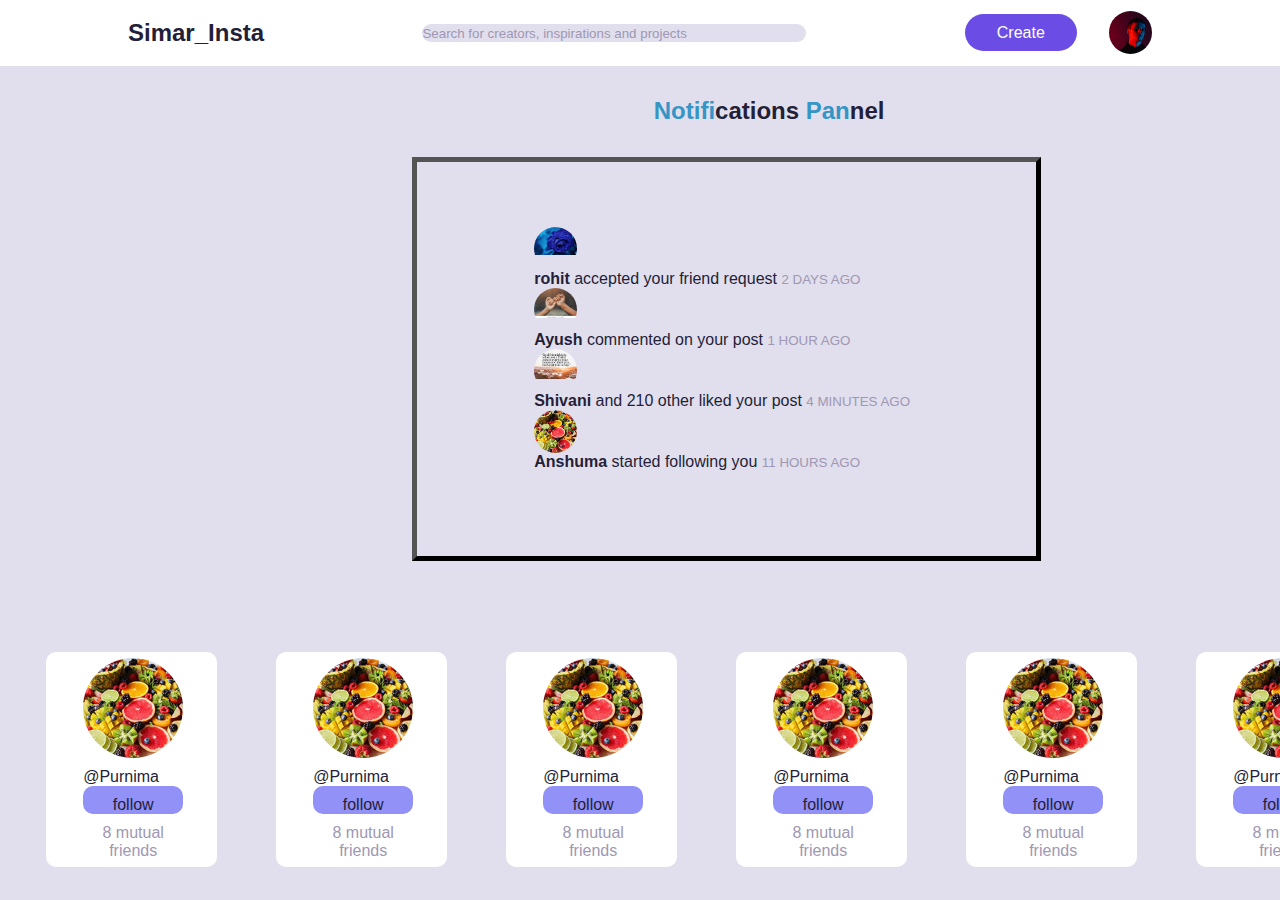
<file: Social-media-website-master/html/notification.html>
<!DOCTYPE html>
<html lang="en">
<head>
    <meta charset="UTF-8">
    <meta http-equiv="X-UA-Compatible" content="IE=edge">
    <meta name="viewport" content="width=device-width, initial-scale=1.0">
    <title>Document</title>
    <link rel="stylesheet" href="../css/styles.css">
    <link rel="stylesheet" href="../css/user.css">

</head>
<body>
    
    <nav>
      <div class="new">
        <div class="container">
            <h2 class="logo">Simar_Insta</h2>
            <div class="search-bar">
                <i class="uil uil-search"></i>
                <input style="border-radius: 50px;"
                type="search"
                placeholder="Search for creators, inspirations and projects"
                />
            </div>
            <div class="create">
                <label class="btn btn-primary" for="create-post">Create</label>
                <div class="profile-pic">
                    <img src="../images/profile-8.jpg" alt="pic 1" />
                </div>
            </div>
        </div>
    </nav>

    
    
   <div class="neww" style="border: 5px solid black;">
    
    <div class="noti-popup " style="
        padding: 3px 172px 93px 254px;
        top: 45%;
        left: 19%;
        display: block;
        position: absolute;
        height: 489px;
        align-items: center;
       
        margin-top: 89px; "><h2 style="justify-content: center;text-align: center;"><span style="color:rgb(53, 149, 197);">Notifi</span>cations <span style="color:rgb(53, 149, 197);">Pan</span>nel</h2>
      <div class="notifications-popup"  style="      padding: 65px 126px 85px 117px;
      margin-left: -85px;
      margin-top: 32px;
      justify-content: left;
      border: 5px solid black;
      background-color: var(hsl(252, 15%, 65%)); border-style: outset; ">
      
          <div>
              <div class="profile-pic" style="text-align: center;">
                  <img src="../images/pic3.jpg" >
              </div>
              <div class="notification-body">
                  <b>rohit</b> accepted your friend request
                  <small class="text-muted">2 DAYS AGO</small>
              </div>
          </div>
          <div>
              <div class="profile-pic">
                  <img src="../images/pic4.jpeg" >
              </div>
              <div class="notification-body">
                  <b>Ayush</b> commented on your post
                  <small class="text-muted">1 HOUR AGO</small>
              </div>
          </div>
          <div>
              <div class="profile-pic">
                  <img src="../images/pic5.jpeg" >
              </div>
              <div class="notification-body">
                  <b>Shivani</b> and 210 other liked your post
                  <small class="text-muted">4 MINUTES AGO</small>
              </div>
          </div>
          <div>
              <div class="profile-pic">
                  <img src="../images/profile-13.jpg" >
              </div>
              <div class="notification-body">
                  <b>Anshuma</b> started following you
                  <small class="text-muted"> 11 HOURS AGO</small>
              </div>
          </div>

          
        </div>
        <div class="suggestion-slider"  style="display: flex; height: 30px; width: 40px; ">
        
      
            <div class="suggestions" style="display: flex;    margin: 65px 40px 18px -477px;">
                <div class="user-card" >
                    <img src="../images/profile-13.jpg" class="user-dp">
                    <p class="username">@Purnima</p>
                    <p class="follow-btn">follow</p>
                    <p class="text-muted">8 mutual friends</p>
                </div>
    
                <div class="user-card" >
                    <img src="../images/profile-13.jpg" class="user-dp">
                    <p class="username">@Purnima</p>
                    <p class="follow-btn">follow</p>
                    <p class="text-muted">8 mutual friends</p>
                </div>
    
                <div class="user-card" >
                    <img src="../images/profile-13.jpg" class="user-dp">
                    <p class="username">@Purnima</p>
                    <p class="follow-btn">follow</p>
                    <p class="text-muted">8 mutual friends</p>
                </div>
    
                
            
                <div class="user-card" >
                    <img src="../images/profile-13.jpg" class="user-dp">
                    <p class="username">@Purnima</p>
                    <p class="follow-btn">follow</p>
                    <p class="text-muted">8 mutual friends</p>
                </div>
            
                <div class="user-card" >
                    <img src="../images/profile-13.jpg" class="user-dp">
                    <p class="username">@Purnima</p>
                    <p class="follow-btn">follow</p>
                    <p class="text-muted">8 mutual friends</p>
                </div>
            
                <div class="user-card" >
                    <img src="../images/profile-13.jpg" class="user-dp">
                    <p class="username">@Purnima</p>
                    <p class="follow-btn">follow</p>
                    <p class="text-muted" >8 mutual friends</p>
                </div>
                    </div>
                
            
                    
            </div>   
       
    
                    
            </div>  
            
            
                

      </div>

   </div></
  
</body>
</html>
</file>
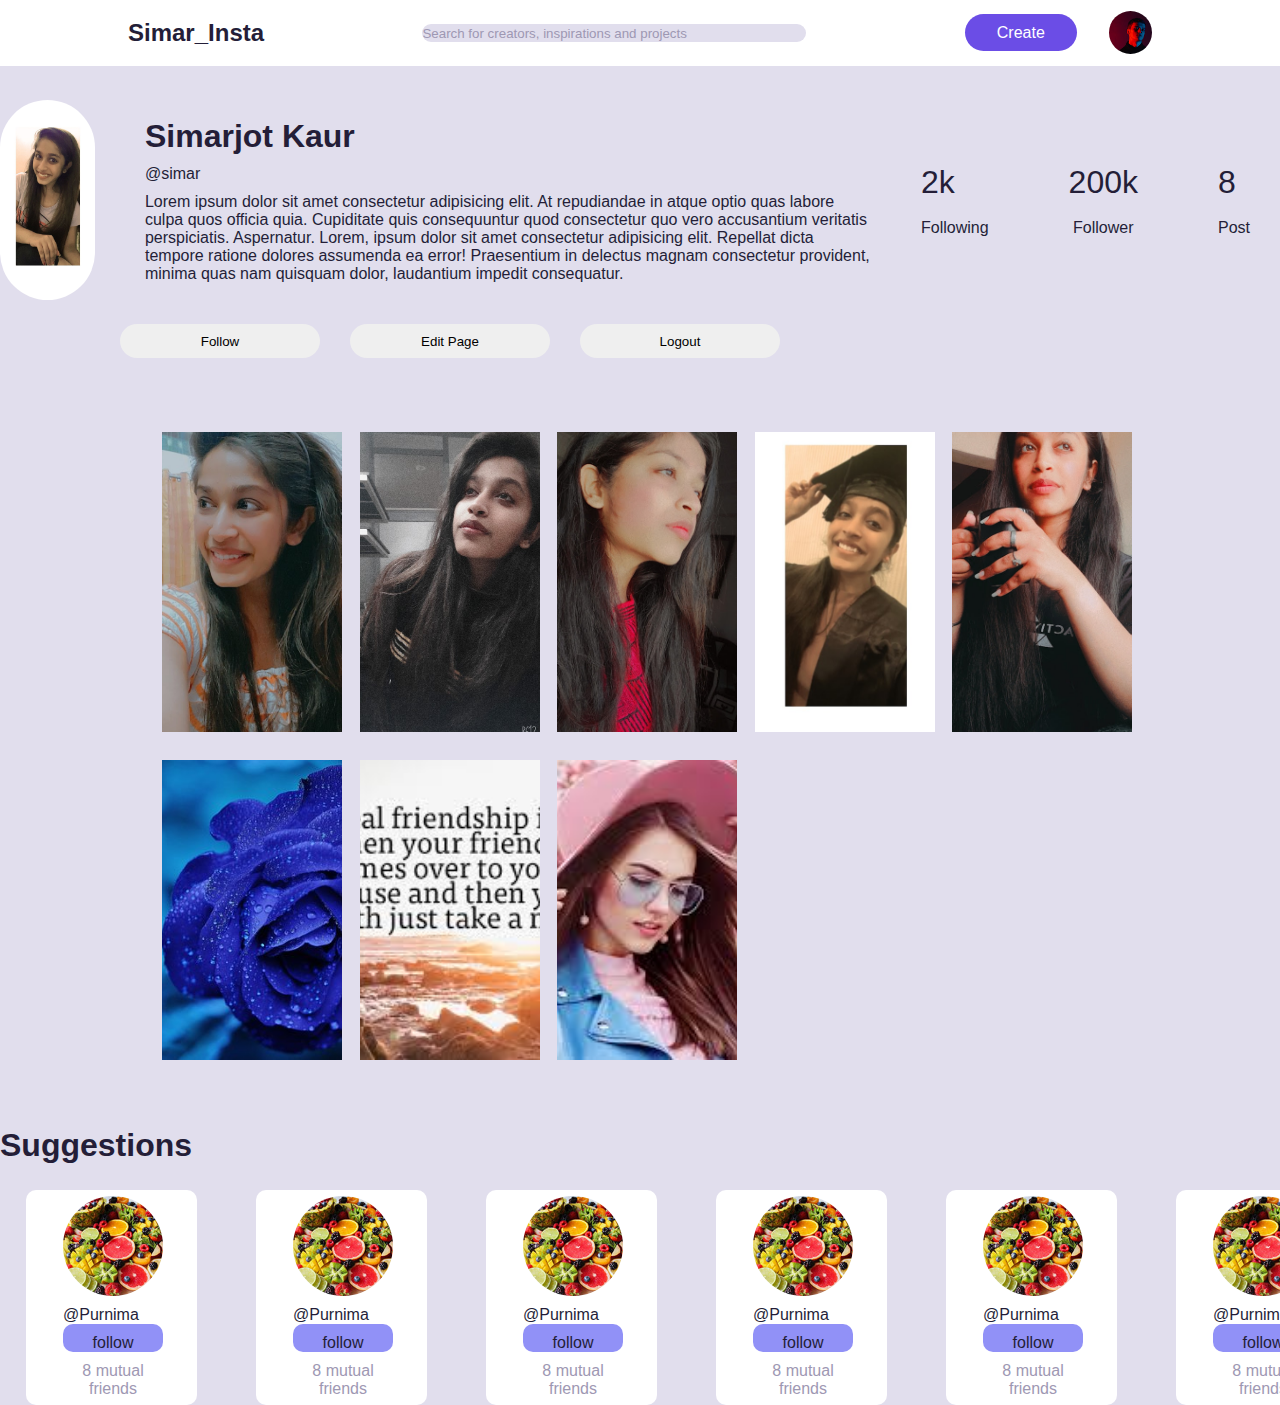
<file: Social-media-website-master/html/user.html>
<!DOCTYPE html>
<html lang="en">
<head>
    <meta charset="UTF-8">
    <meta http-equiv="X-UA-Compatible" content="IE=edge">
    <meta name="viewport" content="width=device-width, initial-scale=1.0">
    <title>Document</title>
    <link rel="stylesheet" href="../css/styles.css">
    <link rel="stylesheet" href="../css/user.css">
    


</head>
<body>
    
    <nav>
        <div class="container">
            <h2 class="logo">Simar_Insta</h2>
            <div class="search-bar">
                <i class="uil uil-search"></i>
                <input style="border-radius: 50px;"
                type="search"
                placeholder="Search for creators, inspirations and projects"
                />
            </div>
            <div class="create">
                <label class="btn btn-primary" for="create-post">Create</label>
                <div class="profile-pic">
                    <img src="../images/profile-8.jpg" alt="pic 1" />
                </div>
            </div>
        </div>
    </nav>

    <div class="user-info">
        <img src="../images/Snapchat-1015865619.jpg"  style="display:flex; height: 200px; width: 200px; border-radius: 200px; " alt="">
        <div class="info-com">
            <h1 class="names">Simarjot Kaur</h1>
            <p class="username">@simar</p>
            <p>Lorem ipsum dolor sit amet consectetur adipisicing elit. At repudiandae in atque 
                optio quas labore culpa quos officia quia. Cupiditate quis consequuntur quod consectetur 
                quo vero accusantium veritatis perspiciatis. Aspernatur. Lorem, ipsum dolor sit amet consectetur 
                adipisicing elit. Repellat dicta tempore ratione dolores assumenda ea error! Praesentium in delectus 
                magnam consectetur provident, minima quas nam quisquam dolor, laudantium impedit consequatur. </p></div>
            <p class="number-card">
                2k <span>following</span>
            </p> 
            <p class="number-card">
                200k <span>follower</span>
            </p>
            <p class="number-card">
                8 <span>Post</span>
                
            </p>     
    </div>

    <div class="btn-container">
        <button class=" btn follow">Follow</button>
        <button class=" btn editpage">Edit Page</button>
        <button class=" btn logout">Logout</button>

    </div>
    

    <div class="profiles-containers">
        


        <div class="mypost">
            <img src="../images/post2.jpg" class="post-img " >
            <div class="like">
                <img src="../images/white-heart.png" class="icon" alt="">
                <p class="like-count">20k Likes</p>
            </div>

        </div>
        <div class="mypost">
            <img src="../images/post1.jpg" class="post-img" >
            <div class="like">
                <img src="../images/white-heart.png" class="icon" alt="">
                <p class="like-count">20k Likes</p>
            </div>

        </div>


        <div class="mypost">
            <img src="../images/post5.jpg" class="post-img"  >
            <div class="like">
                <img src="../images/white-heart.png" class="icon" alt="">
                <p class="like-count">20k Likes</p>
            </div>

        </div>


        <div class="mypost">
            <img src="../images/post3.jpg" class="post-img"  >
            <div class="like">
                <img src="../images/white-heart.png" class="icon" alt="">
                <p class="like-count">20k Likes</p>
        </div>

        </div>


        <div class="mypost">
            <img src="../images/pic1.jpg" class="post-img">
            <div class="like">
                <img src="../images/white-heart.png" class="icon" alt="">
                <p class="like-count">20k Likes</p>
        </div>

        </div>


        <div class="mypost">
            <img src="../images/pic3.jpg" class="post-img"  >
            <div class="like">
                <img src="../images/white-heart.png" class="icon" alt="">
                <p class="like-count">20k Likes</p>
        </div>

        </div>


        <div class="mypost">
            <img src="../images/pic5.jpeg" class="post-img"  >
            <div class="like">
                <img src="../images/white-heart.png" class="icon" alt="">
                <p class="like-count">20k Likes</p>
        </div>

        </div>


        <div class="mypost">
            <img src="../images/pic11.jpeg" class="post-img"  >
            <div class="like">
                <img src="../images/white-heart.png" class="icon" alt="">
                <p class="like-count">20k Likes</p>
        </div>

        </div>

    </div>


    <h1 class="suggestion-heading">Suggestions</h1>
    <div class="suggestion-slider"  style="display: flex; height: 30px; width: 40px; ">
        
      
        <div class="suggestions" style="display: flex;">
            <div class="user-card" >
                <img src="../images/profile-13.jpg" class="user-dp">
                <p class="username">@Purnima</p>
                <p class="follow-btn">follow</p>
                <p class="text-muted">8 mutual friends</p>
            </div>

            <div class="user-card" >
                <img src="../images/profile-13.jpg" class="user-dp">
                <p class="username">@Purnima</p>
                <p class="follow-btn">follow</p>
                <p class="text-muted">8 mutual friends</p>
            </div>

            <div class="user-card" >
                <img src="../images/profile-13.jpg" class="user-dp">
                <p class="username">@Purnima</p>
                <p class="follow-btn">follow</p>
                <p class="text-muted">8 mutual friends</p>
            </div>

            
        
            <div class="user-card" >
                <img src="../images/profile-13.jpg" class="user-dp">
                <p class="username">@Purnima</p>
                <p class="follow-btn">follow</p>
                <p class="text-muted">8 mutual friends</p>
            </div>
        
            <div class="user-card" >
                <img src="../images/profile-13.jpg" class="user-dp">
                <p class="username">@Purnima</p>
                <p class="follow-btn">follow</p>
                <p class="text-muted">8 mutual friends</p>
            </div>
        
            <div class="user-card" >
                <img src="../images/profile-13.jpg" class="user-dp">
                <p class="username">@Purnima</p>
                <p class="follow-btn">follow</p>
                <p class="text-muted" >8 mutual friends</p>
            </div>
                </div>
            
        
                
        </div>   
        
   
        


  <script src="../js/index.js"></script>
</body>
</html>
</file>
<file: Social-media-website-master/css/styles.css>
:root{
--border-radius: 2rem;
--card-border-radius: 1rem;
--btn-padding: 0.6rem 2rem;
--search-padding: 0.6rem 1rem;
--card-padding: 1rem;
--color-white: hsl(252, 30%, 100%);
--color-gray: hsl(252, 15%, 65%);
--color-light:hsl(252, 30%, 90%);
--color-dark: hsl(252, 30%, 17%);
--color-primary: hsl(0, 93%, 67%);
--color-success: hsl(120, 95%, 60%);
--color-danger: hsl(0, 95%, 65%);
--color-black: hsl(252, 30%, 10%);
--sticky-top-left: 5.4rem;
--sticky-top-right: -18rem;
}
#timer-container {
    position: fixed;
    bottom: 20px;
    right: 20px;
    background-color: #fff;
    padding: 10px;
    border-radius: 5px;
    box-shadow: 0px 0px 10px rgba(0, 0, 0, 0.2);
    font-family: Arial, sans-serif;
    font-size: 14px;
  }
  
  #timer {
    font-weight: bold;
  }
  
  #reset-btn {
    margin-left: 10px;
    background-color: #007bff;
    color: #fff;
    border: none;
    padding: 5px 10px;
    border-radius: 3px;
    cursor: pointer;
  }
  
  #reset-btn:hover {
    background-color: #0062cc;
  }
  
  
 
  

  

*,*::before,*::after{
    margin: 0;
    padding: 0;
    box-sizing: border-box;
    text-decoration: none;
    list-style: none;
    border: 0;
}

body{
    font-family: 'Poppins', sans-serif;
    color: var(--color-dark);
    background: var(--color-light);
    overflow-x: hidden;
}

.container{
    width: 80%;
    margin: 0 auto;
}

.profile-pic{
    width: 2.7rem;
    aspect-ratio: 1/1;
    border-radius: 50%;
    overflow: hidden;
}

img{
    display: block;
    width: 100%;
}

.btn{
    display: inline-block;
    padding: var(--btn-padding);
    font-weight: 500;
    border-radius: var(--border-radius);
    cursor: pointer;
    transition: all 300ms ease;
}

.btn:hover{
    opacity: 0.8;
}

.btn-primary{
    background: var(--color-primary);
    color: white;
}

.text-bold{
    font-weight: 500;
}

.text-muted{
    color: var(--color-gray)
}

nav{
    width: 100%;
    padding: 0.7rem 0;
    position: fixed;
    top: 0;
    z-index: 10;
    background: var(--color-white);
    

}

nav .container{
    display: flex;
    align-items: center;
    justify-content: space-between;
}

.search-bar{
    background: var(--color-light);
    border-radius: var(--border-radius);
    padding: var(--seacrh-padding);
}
.search-bar input[type="search"]{
    background: transparent;
    width: 30vw;
}

nav .search-bar input[type="search"]::placeholder{
    color: var(--color-gray);
}

nav .create{
    display: flex;
    align-items: center;
    gap: 2rem;
}

main{
    position: relative;
    top: 5.4rem;
}

main .container{
    display: grid;
    grid-template-columns: 18vw auto 20vw;
    gap: 2rem;
    position: relative;
}

main .container .left{
    height: max-content;
    position: sticky;
    top: var(--sticky-top-left);
}

main .container .left .profle{
    padding: var(--card-padding);
    background: var(--color-white);
    border-radius: var(--card-border-radius);
    display: flex;
    align-items: center;
    column-gap: 1rem;
    width: 100%;
}

.left .sidebar{
    margin-top: 1 rem;
    background: var(--color-white);
    border-radius: var(--card-border-radius);
}

.left .sidebar .menu-item{
    display: flex;
    align-items: center;
    position: relative;
    height: 4rem;
    cursor: pointer;
    transition: all 300ms ease;
}

.left .sidebar .menu-item:hover{
    background: var(--color-light);
}

.left .sidebar i{
    font-size: 1.4rem;
    color: var(--color-gray);
    margin-left: 2rem;
    position: relative;
}

.left .sidebar i .notification-count{
    background: var(--color-danger);
    color: white;
    font-size: 0.7rem;
    width: fit-content;
    border-radius: 0.8rem;
    padding: 0.1rem 0.4rem;
    position: absolute;
    top: -0.2rem;
    right: -0.3rem;
}

.left .sidebar h3{
    margin-left: 1.5rem;
    font-size: 1rem;
}

.left .sidebar .active{
    background: var(--color-light);

}

.left.sidebar .active i,
.left .sidebar .active h3{
    color: var(--color-primary);
}

.left .sidebar .active::before{
    content: "";
    display: block;
    width: 0.5rem;
    height: 100%;
    position: absolute;
    background: var(--color-primary);
}

.left .sidebar .menu-item:first-child.active{
    border-top-left-radius: var(--card-border-radius);
    overflow: hidden;
}
.left .sidebar .menu-item:last-child.active{
    border-bottom-left-radius: var(--card-border-radius);
    overflow: hidden;
}

.left .btn{
    margin-top: 1rem;
    width: 100%;
    text-align: center;
    padding: 1rem 0;
}

.left .notifications-popup{
    position: absolute;
    
    width: 30rem;
    background: var(--color-white);
    border-radius: var(--color-white);
    padding: var(--card-padding);
    box-shadow: 0 0 2rem hsl(var(--color-primary),75%, 60%,25%);
    z-index: 8;
    

}

.left .notifications-popup::before{
    content: "";
    width: 1.2rem;
    height: 1.2rem;
    display: flex;
    background: var(--color-white);
    position: relative;
    left: -0.6rem;
    transform: rotate(360deg);
}

.left .notifications-popup > div{
    display: flex;
    align-items: start;
    gap: 1rem;
    margin-bottom: 1rem;
    
}

.left .notifications-popup small{
    display: block;
    
}

.middle .stories{
    display: flex;
    justify-content: space-between;
    height: 12rem;
    gap: 0.5rem;
}

.middle .stories .story{
    padding: var(--card-padding);
    border-radius: var(--card-border-radius);
    display: flex;
    flex-direction: column;
    justify-content: space-between;
    align-items: center;
    color: white;
    width: 100%;
    font-size: 0.75rem;
    position: relative;
    overflow: hidden;
  
}

.middle .stories .story::before{
    content: "";
    display: block;
    width: 100%;
    height: 5rem;
    background: linear-gradient(transparent,rgba(0,0,0,0.75));
    position: absolute;
    bottom: 0;
    
}



.middle .stories .story .name{
    z-index: 2;
}

.middle .stories .story:nth-child(1){
    background: url('../images/pic3.jpg')
    no-repeat center center/cover;
    -webkit-transition: .3s ease-in-out;
	transition: .3s ease-in-out;
    -webkit-transform: scale(1);
	transform: scale(1);
}
.middle .stories .story:nth-child(1):hover{
    -webkit-transform: scale(1.1);
	transform: scale(1.1);

}


.middle .stories .story:nth-child(2){
    background: url('../images/pic10.jpeg')
    no-repeat center center/cover;
    -webkit-transform: scale(1);
	transform: scale(1);
}
.middle .stories .story:nth-child(2):hover{
    -webkit-transform: scale(1.1);
	transform: scale(1.1);

}
.middle .stories .story:nth-child(3){
    background: url('../images/pic4.jpeg')
    no-repeat center center/cover;
    -webkit-transform: scale(1);
	transform: scale(1);
}
.middle .stories .story:nth-child(3):hover{
    -webkit-transform: scale(1.1);
	transform: scale(1.1);

}
.middle .stories .story:nth-child(4){
    background: url('../images/pic7.jpeg')
    no-repeat center center/cover;
    -webkit-transform: scale(1);
	transform: scale(1);
}
.middle .stories .story:nth-child(4):hover{
    -webkit-transform: scale(1.1);
	transform: scale(1.1);

}
.middle .stories .story:nth-child(5){
    background: url('../images/story-5.jpg')
    no-repeat center center/cover;
    -webkit-transform: scale(1);
	transform: scale(1);
}
.middle .stories .story:nth-child(5):hover{
    -webkit-transform: scale(1.1);
	transform: scale(1.1);

}
.middle .stories .story:nth-child(6){
    background: url('../images/pic6.jpeg')
     no-repeat center center/cover;
     -webkit-transform: scale(1);
     transform: scale(1);
}
.middle .stories .story:nth-child(6):hover{
    -webkit-transform: scale(1.1);
	transform: scale(1.1);

}

.middle .story .profile-pic{
    width: 2rem;
    height: 2rem;
    align-self: start;
    border: 3px solid var(--color-primary) ;
}


.middle .create-post{
    width: 100%;
    display: flex;
    align-items: center;
    justify-content: space-between;
    margin-top: 1rem;
    background: var(--color-white);
    padding: 0.4rem var(--card-padding);
    border-radius: var(--border-radius);
}

.middle .create-post input[type="text"]{
    justify-self: start;
    width: 100%;
    padding-left: 1rem;
    background: transparent;
    color: var(--color-dark);
    margin-right: 1rem;
}


.middle .feeds .feed{
    background: var(--color-white);
    border-radius: var(--card-border-radius);
    padding: var(--card-padding);
    margin: 1rem 0;
    font-size: 0.85rem;
    line-height: 1.5;
}

.middle .feed .head{
    display: flex;
    justify-content: space-between;
}

.middle .feed .user{
    display: flex;
    gap: 1rem;
    
}

.middle .feed .photo{
    border-radius: var(--card-border-radius);
    overflow:hidden;
    position: relative;

   
    margin: 0.7rem 0;
}



.middle .feed .action-button{
    display: flex;
    justify-content: space-between;
    align-items: center;
    font-size: 1.4rem;
    margin: 0.6rem;
    
}

.middle .feed .action-button .interaction-button{
    display:flex;
    gap: 10px;
}

.middle .feed .action-button img{
    width: 25px;
    height: 25px;
    cursor: pointer;
    padding: auto;
   
}

.middle .liked-by{
    display: flex;
}

.middle .liked-by span{
    width: 1.4rem;
    height: 1.4rem;
    display: block;
    overflow: hidden;
    border-radius: 50%;
    border: 2px solid var(--color-white);
    margin-left: -0.6rem;
}

.middle .liked-by span:first-child{
    margin: 0;
}

.middle .liked-by p{
    margin-left: 0.5rem;
}


.main .container .right{
    height: max-content;
    position: sticky;
    top: var(--sticky-top-right);
    bottom: 0;
}

.right .messages{
    background: var(--color-white);
    border-radius: var(--card-border-radius);
    padding: var(--card-padding);
    
}

.right .messages .heading{
    display: flex;
    align-items: center;
    justify-content: space-between;
    margin-bottom: 1rem;
}

.right .messages i{
    font-size: 1.4rem;
}

.right .messages .search-bar{
    display: flex;
    margin-bottom: 1rem;
}

.right .messages .category{
    display: flex;
    justify-content: space-between;
    margin-bottom: 1rem;
}

.right .messages .category h6{
    width: 100%;
    text-align: center;
    border-bottom: 4px solid var(--color-light);
    padding-bottom: 0.5rem;
    font-size: 0.85rem;
}

.right .messages .category .active{
    border-color: var(--color-dark);
}

.right .messages .message-requests{
    color: var(--color-primary);
}

.right .message .profile-pic{
    position: relative;
    overflow: visible;
}

.right .profile-pic img{
    border-radius: 50%;
}

.right .messages .message{
    display: flex;
    gap: 1rem;
    margin-bottom: 1rem;
    align-items: start;
}

.right .messages .message:last-child{
    margin: 0;
}

.right .messages .message p{
    font-size: 0.8rem;
}

.right .messages .message .profile-pic .active{
    width: 0.8rem;
    height: 0.8rem;
    border-radius: 50%;
    border: 3px solid var(--color-white);
    background: var(--color-success);
    position: absolute;
    bottom: 0;
    right: 0;
    
}


.right .friend-requests{
    margin-top: 1rem;
}

.right .friend-requests h4{
    color: var(--color-gray);
    margin: 1rem 0;
}

.right .request{
    background: var(--color-white);
    padding: var(--card-padding);
    border-radius: var(--card-border-radius);
    margin-bottom: 0.7rem;
}

.right .request .info{
    display: flex;
    gap: 1rem;
    margin-bottom: 1rem;
}

.right .request .action{
    display: flex;
    gap: 1rem;
}


/* Media queries for responsive website */
/* for laptop and big tablets */
@media screen and (max-width:1200px) {
    .container{
        width: 96%;
    }
    main .container{
        grid-template-columns: 5rem auto 30vw;
        gap: 1rem;
    }
    .left{
        width: 5rem;
        z-index: 5;
    }
    .main .container .left .profile{
       display: none; 
    }
    .sidebar h3{
        display: none;
    }
    .left .btn{
        display: none;
    }

    .customize-theme .card{
        width: 90vw;

    }
}


/*  For small tablets and mobile phones */
@media screen and (max-width: 992px){
    nav .search-bar{
        display: none;
    }
    main .container{
        grid-template-columns: 0 auto 5rem;
        gap: 0;
    }
    main .container .left{
        grid-column: 3/4;
        position: fixed;
        bottom: 0;
        right: 0;
    }
    .left .notifications-popup{
        position: absolute;
        left: -20rem;
        width: 20rem;
    }
    .left .notifications-popup::before{
        display: absolute;
        top: 1.3rem;
        left: calc(20rem - 0.6rem);
        display: block;
    }
    main .container .middle{
        grid-column: 1/3;   
    }
    main .container .right{
        display: none;
    }
    main .container .right{
        display: none;
    }
}

.post-overlay{
   position: absolute;
   width: 100%;
   height: 100%;
   display: flex;
   justify-content: center;
   align-items: center;
   pointer-events: none;
   
}

.like-icon{
    width: 200px;
    transition: 0.4s;
    opacity: 0;
}

.like-icon.show{
    opacity: 1;
    animation:pop 3s forwards 1;
}

@keyframes pop {

    0%{
        transform: scale(0);
    }
    20%{
        transform: scale(1.1);
    }
    80%{
        transform: scale(0.9);
    }
    90%{
        transform: scale(0.95);
    }
    100%{
        transform: scale(0);
    }
    
}


.customize-theme{
    background:rgba(255, 255,255, 0.5);
    width: 100vw;
    height: 100vh;
    position: fixed;
    top: 0;
    left: 0;
    text-align: center;
    z-index: 100;
    display: grid;
    place-items: center;
    font-size: 0.8rem;
    
}

.customize-theme .card{
    background-color: var(--color-white);
    padding: 3 rem;
    border-radius: var(--card-border-radius);
    width: 50%;
    box-shadow: 0 0 1rem var(--color-primary);
}

.customize-theme .font-size{
    margin-top: 5rem;
}
.customize-theme .font-size > div{
    display: flex;
    justify-content: space-between;
    align-items: center;
    background: var(--color-light);
    padding: var(--seacrh-padding);
    border-radius: var(--card-border-radius);
}

.customize-theme .choose-size{
    background: rgb(153, 159, 244);
    height: 0.3rem ;
    width: 100%;
    margin: 0.1rem;
    display: flex;
    justify-content: space-around;
    align-items: center;
}

.customize-theme .choose-size span{
    width: 1rem;
    height: 1rem;
    background:black;
    border-radius: 50%;
    cursor: pointer;
}
.customize-theme .choose-size span.active{
    background: pink;
}

.customize-theme .choose-color{
    background-color: var(--color-light);
    padding: var(--search-padding);
    border-radius: var(--card-border-radius);
    display: flex;
    align-items: center;
    justify-content: space-between;
}
.customize-theme .choose-color span{
    width: 2.2rem;
    height: 2.2rem;
    border-radius: 50%;

}

.customize-theme .choose-color span:nth-child(1){
    background: #224c79;
}
.customize-theme .choose-color span:nth-child(2){
    background: #7ca91c;
}
.customize-theme .choose-color span:nth-child(3){
    background: #f07ab7;
}
.customize-theme .choose-color span:nth-child(4){
    background: #117f8c;
}
.customize-theme .choose-color span:nth-child(5){
    background: #d80e0e;
}


.customize-theme .choose-color span.active{
    border: 4px solid white;
} 

.customize-theme .background{
    margin-top: 2rem;
}

.customize-theme .choose-bg{
    display: flex;
    align-items: center;
    justify-content: space-between;
    gap: 1.5rem;

}

.customize-theme .choose-bg >div{
    padding: var(--card-padding);
    width: 100%;
    display: flex;
    align-items: center;
    font-size: 1rem;
    font-weight: bold;
    border-radius: 0.4rem;
    cursor: pointer;
}

.customize-theme .choose-bg > div.active{
    border: 2px solid var(--color-primary) ;
}

.customize-theme .choose-bg  .bg-1{
    background: white;
    color: black;
}

.customize-theme .choose-bg  .bg-3{
    background:hsl(252, 30% , 10%);
    color: rgb(255, 252, 252);
}

.customize-theme .choose-bg  .bg-2{
    background: hsl(252, 30% , 17%);
    color: rgb(247, 243, 243);
}

.customize-theme .choose-bg > div span{
    width: 2rem;
    height: 2rem;
    border: 2px solid var(--color-gray) ;
    border-radius: 50%;
    margin-right: 1rem;
}
</file>
<file: Social-media-website-master/css/user.css>
:root{
    --border-radius: 2rem;
    --card-border-radius: 1rem;
    --btn-padding: 0.6rem 2rem;
    --search-padding: 0.6rem 1rem;
    --card-padding: 1rem;
    --color-white: hsl(252, 30%, 100%);
    --color-gray: hsl(252, 15%, 65%);
    --color-light:hsl(252, 30%, 90%);
    --color-dark: hsl(252, 30%, 17%);
    --color-primary: hsl(252, 75%, 60%);
    --color-success: hsl(120, 95%, 60%);
    --color-danger: hsl(0, 95%, 65%);
    --color-black: hsl(252, 30%, 10%);
    --sticky-top-left: 5.4rem;
    --sticky-top-right: -18rem;
    }

*{
    margin: 0;
    padding: 0%;
    box-sizing: border-box;
    
}

body{
    width: 100%;
    color: var(--color-dark);
    position: relative;
    background: var(--color-light);
    
}

.container{
    width: 80%;
    margin: 0 auto;
    
}

.profile-pic{
    width: 2.7rem;
    aspect-ratio: 1/1;
    border-radius: 50%;
    overflow: hidden;
    align-items: start;
}

img{
    display: block;
    width: 100%;
}

.btn{
    display: inline-block;
    padding: var(--btn-padding);
    font-weight: 500;
    border-radius: var(--border-radius);
    cursor: pointer;
    transition: all 300ms ease;
}

.btn:hover{
    opacity: 0.8;
}

.btn-primary{
    background: var(--color-primary);
    color: white;
}

.text-bold{
    font-weight: 500;
}

.text-muted{
    color: var(--color-gray)
}

nav{
    width: 100%;
    padding: 0.7rem 0;
    position: fixed;
    top: 0;
    z-index: 10;
    background: white;
    
    

}

nav .container{
    display: flex;
    align-items: center;
    justify-content: space-between;
}

.search-bar{
    background: var(--color-light);
    border-radius: var(--border-radius);
    padding: var(--seacrh-padding);
    
}
.search-bar input[type="search"]{
    background: transparent;
    width: 30vw;
}

nav .search-bar input[type="search"]::placeholder{
    color: var(--color-gray);
    
}

nav .create{
    display: flex;
    align-items: center;
    gap: 2rem;
}

p{
    padding-top: 10px;
}

.user-info{
    display: inline-flex;
    margin-top: 100px;
    width: 100%;
    align-items: center;
    gap:50px ;
}
.info-com{
    display:inline-block;
}

.user-dp{
    width: 100px;
    height: 100px;
    border-radius: 70px;
    

}

.number-card{
    font-size: 2rem;
    line-height: 1rem;
    margin-right: 30px;
}

.number-card span{
    font-size: 1rem;
    text-align: center;
    margin-top:30px ;
    text-transform: capitalize;
    display: block;
}

.btn-container{
    margin-left: 120px;
    margin-top: 20px;
    gap: 30px;
    display: flex;
    
}

.btn-container .btn{
    width: 200px;
    margin: 0;
    text-transform: capitalize;
    cursor: pointer;
}

.btn-edit , .btn-logout {
    margin-left: 30px;
    background: var(--color-white) ;
    border: 1px solid var(--color-gray);
}

.profiles-containers{
    margin: 40px 0;
    width:100%;
    
    display: grid;
    grid-template-columns: repeat(5,1fr);
    gap: 1px;
    padding: 34px 131px 0px 162px;
    justify-content: space-around;

}

.profiles-containers .mypost{
    justify-content: space-around;
    
    width: 180px;
    border: none;
    height: 300px;
    overflow: hidden;
    margin-bottom: 0;
    position:relative;
    padding: 0;
    margin-bottom: 27px;
}
.profiles-containers .mypost .post-img {
    width:100%;
    height: 100%;
    object-fit: cover;
    margin-bottom: 20px;
    
    
}

.profiles-containers .like{
    z-index: 2;
    position: absolute;
    top: 0%;
    left: 0;
    right: 0;
    bottom: 0;
    margin: 0;
    background:rgba(0,0,0,0.5);
    display: flex;
    flex-direction: column;
    justify-content: center;
    align-items: center;
    gap: 10px;
    opacity: 0;
    transition: 0.5s;
}

.profiles-containers .mypost:hover .like{
    opacity: 1;
}

.icon{
    width: 40px;
    height: 40px;
}

.like .like-count{
    color: #fff;
}

.suggestion-slider{
    width: 100%;
    position: relative;
    
}

.text-muted{
    text-align: center;
}

.follow-btn{
    text-align: center;
}
.user-card{
    background-color: var(--color-white);
    border-radius: 10px;
    
    padding: 6px 34px 209px 37px;
    margin: 26px 33px 38px 26px;


    
    
    
}

.follow-btn{
    background-color:rgb(145, 145, 247);
    border-radius: 10px;
    
}

.users-card{
    background-color: var(--color-white);
    border-radius: 10px;

    padding: 25px 34px 77px 37px;
    margin: 29px 39px -9px 36px;

}
</file>
